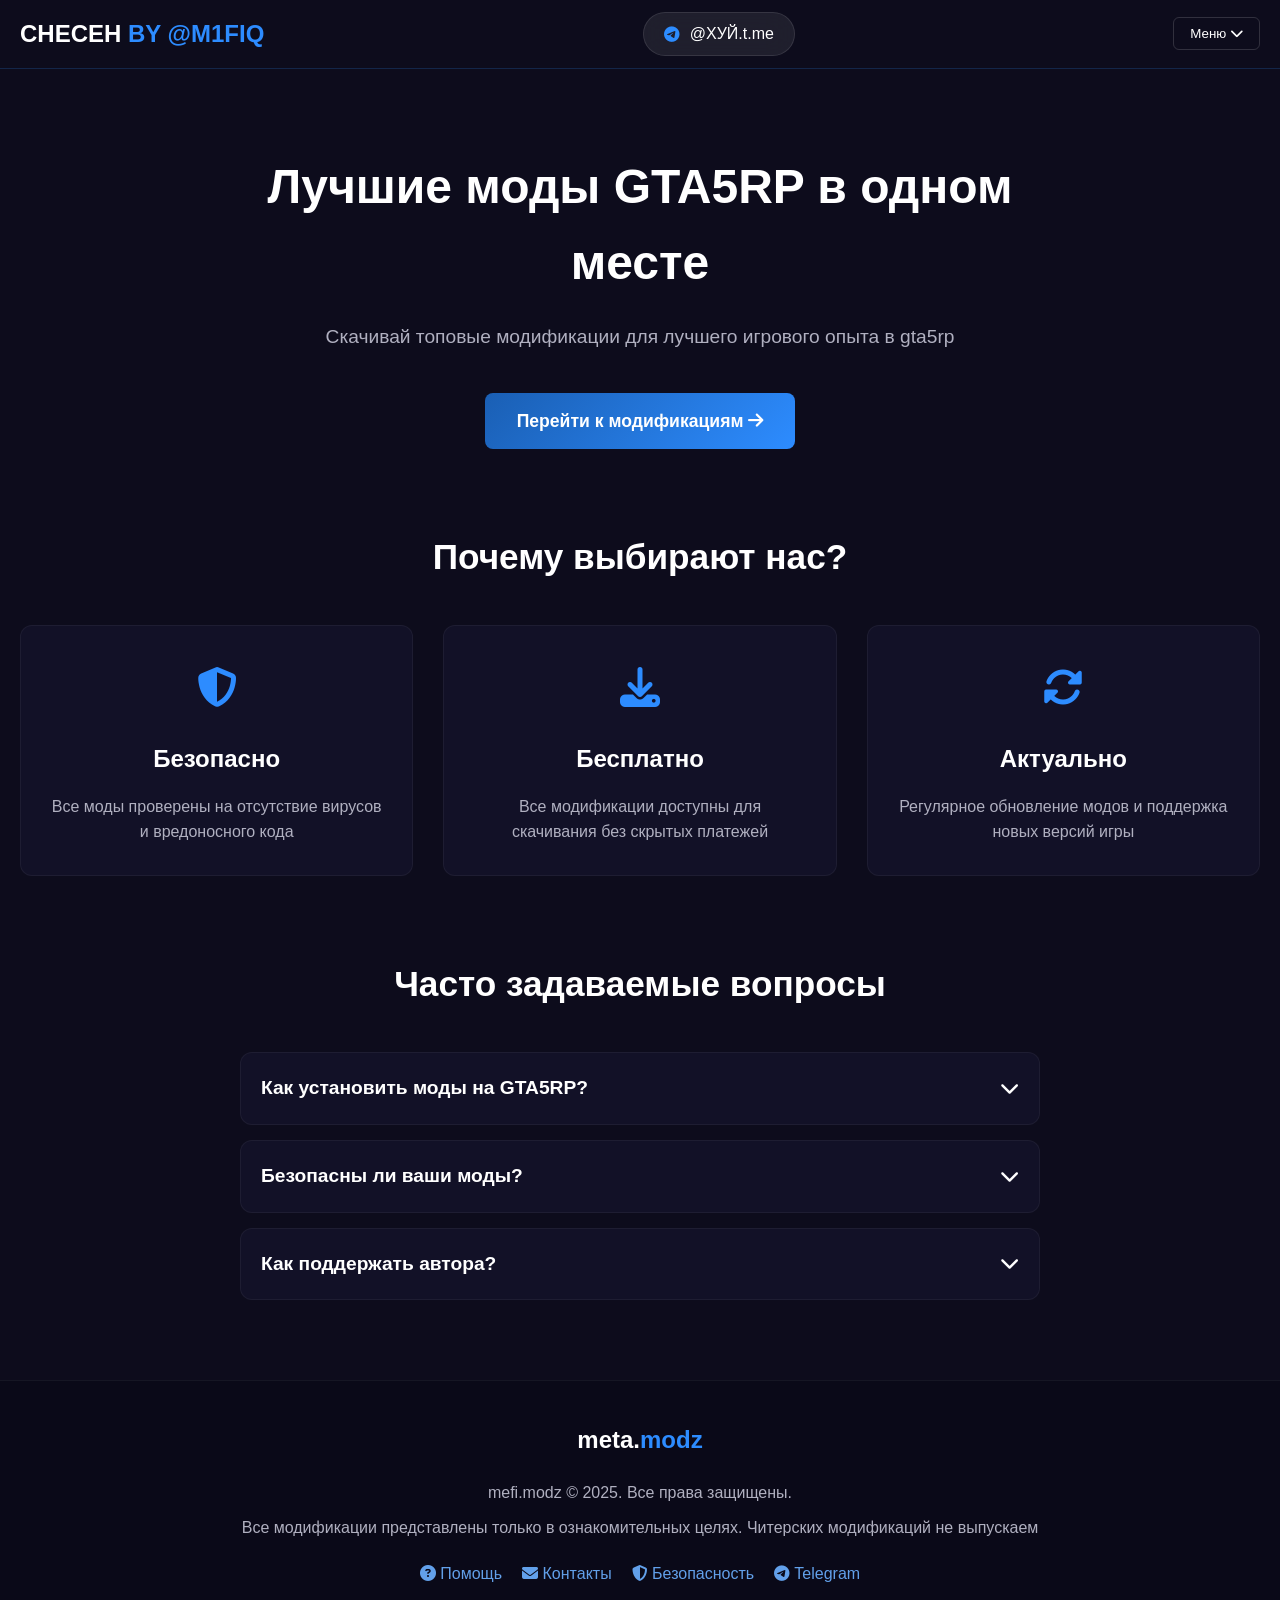
<file: index.html>
<!DOCTYPE html>
<html lang="ru">
<head>
    <meta charset="UTF-8">
    <meta name="viewport" content="width=device-width, initial-scale=1.0">
    <title>meta.modz - Лучшие моды для GTA5RP</title>
    <link rel="stylesheet" href="css/style.css">
    <link rel="stylesheet" href="https://cdnjs.cloudflare.com/ajax/libs/font-awesome/6.4.0/css/all.min.css">
</head>
<body>
    <!-- Шапка -->
    <header>
        <div class="container header-container">
            <div class="logo">
                СНЕСЕН <span>BY @M1FIQ</span>
            </div>
            
            <div class="tg-frame">
                <i class="fab fa-telegram tg-logo"></i>
                <a href="https://t.me/ctpnpyxa" target="_blank" class="tg-link">@ХУЙ.t.me</a>
            </div>
            
            <button class="menu-toggle" id="menu-toggle">
                <span class="menu-text">Меню</span>
                <i class="fas fa-chevron-down"></i>
            </button>
        </div>
    </header>

    <!-- Главный контент -->
    <main>
        <div class="container">
            <!-- Приветственная секция -->
            <section class="hero-section">
                <h1 class="hero-title">Лучшие моды GTA5RP в одном месте</h1>
                <p class="hero-subtitle">
                    Скачивай топовые модификации для лучшего игрового опыта в gta5rp
                </p>
                <a href="mods.html" class="btn btn-primary">
                    Перейти к модификациям <i class="fas fa-arrow-right"></i>
                </a>
            </section>

            <!-- Преимущества -->
            <section class="features-section">
                <h2 class="section-title">Почему выбирают нас?</h2>
                <div class="features-grid">
                    <div class="feature-card">
                        <div class="feature-icon">
                            <i class="fas fa-shield-alt"></i>
                        </div>
                        <h3>Безопасно</h3>
                        <p>Все моды проверены на отсутствие вирусов и вредоносного кода</p>
                    </div>
                    <div class="feature-card">
                        <div class="feature-icon">
                            <i class="fas fa-download"></i>
                        </div>
                        <h3>Бесплатно</h3>
                        <p>Все модификации доступны для скачивания без скрытых платежей</p>
                    </div>
                    <div class="feature-card">
                        <div class="feature-icon">
                            <i class="fas fa-sync-alt"></i>
                        </div>
                        <h3>Актуально</h3>
                        <p>Регулярное обновление модов и поддержка новых версий игры</p>
                    </div>
                </div>
            </section>

            <!-- FAQ -->
            <section class="faq-section">
                <h2 class="section-title">Часто задаваемые вопросы</h2>
                <div class="faq-container">
                    <div class="faq-item">
                        <div class="faq-question">
                            Как установить моды на GTA5RP?
                            <i class="fas fa-chevron-down faq-toggle"></i>
                        </div>
                        <div class="faq-answer">
                            <p>1. Скачайте архив с модом<br>
                            2. Перекиньте файлы в указанную директорию<br>
                            3. Запустите игру и наслаждайтесь модами</p>
                        </div>
                    </div>
                    
                    <div class="faq-item">
                        <div class="faq-question">
                            Безопасны ли ваши моды?
                            <i class="fas fa-chevron-down faq-toggle"></i>
                        </div>
                        <div class="faq-answer">
                            <p>Да, все моды проходят проверку на вирусы и совместимость. Мы тестируем каждый мод перед публикацией.</p>
                        </div>
                    </div>
                    
                    <div class="faq-item">
                        <div class="faq-question">
                            Как поддержать автора?
                            <i class="fas fa-chevron-down faq-toggle"></i>
                        </div>
                        <div class="faq-answer">
                            <p>Никак. Просто скачайте модификации ^-^</p>
                        </div>
                    </div>
                </div>
            </section>
        </div>
    </main>

    <!-- Подвал -->
    <footer>
        <div class="container">
            <div class="footer-content">
                <div class="logo">
                    meta.<span>modz</span>
                </div>
                <p>mefi.modz &copy; 2025. Все права защищены.</p>
                <p>Все модификации представлены только в ознакомительных целях. Читерских модификаций не выпускаем</p>
                <div class="footer-links">
                    <a href="#"><i class="fas fa-question-circle"></i> Помощь</a>
                    <a href="#"><i class="fas fa-envelope"></i> Контакты</a>
                    <a href="#"><i class="fas fa-shield-alt"></i> Безопасность</a>
                    <a href="https://t.me/poorvano" target="_blank"><i class="fab fa-telegram"></i> Telegram</a>
                </div>
            </div>
        </div>
    </footer>

    <script src="js/script.js"></script>
</body>
</html>
</file>
<file: css/style.css>
/* Общие стили */
* {
    margin: 0;
    padding: 0;
    box-sizing: border-box;
    font-family: 'Segoe UI', Tahoma, Geneva, Verdana, sans-serif;
}

:root {
    --primary-dark: #0D0C1C;
    --secondary-dark: #121127;
    --card-bg: #1A1A1A;
    --button-color: #51505E;
    --primary-blue: #1a5fb4;
    --secondary-blue: #2d8cff;
    --accent-blue: #62a0ea;
    --light-text: #ffffff;
    --dark-text: #b0b0c0;
}

body {
    background-color: var(--primary-dark);
    color: var(--light-text);
    line-height: 1.6;
    min-height: 100vh;
}

.container {
    max-width: 1400px;
    margin: 0 auto;
    padding: 0 20px;
}

/* Шапка */
header {
    background-color: #0D0C1C;
    padding: 12px 0;
    border-bottom: 1px solid rgba(45, 140, 255, 0.2);
    position: sticky;
    top: 0;
    z-index: 1000;
}

.header-container {
    display: flex;
    justify-content: space-between;
    align-items: center;
}

.logo {
    font-size: 1.5rem;
    font-weight: 700;
    color: var(--light-text);
}

.logo span {
    color: var(--secondary-blue);
}

.tg-frame {
    display: flex;
    align-items: center;
    background: rgba(255, 255, 255, 0.08);
    border: 1px solid rgba(255, 255, 255, 0.1);
    border-radius: 50px;
    padding: 8px 20px;
    backdrop-filter: blur(15px);
}

.tg-logo {
    color: var(--secondary-blue);
    margin-right: 10px;
}

.tg-link {
    color: var(--light-text);
    text-decoration: none;
    font-weight: 500;
}

.menu-toggle {
    background: none;
    border: 1px solid rgba(255, 255, 255, 0.15);
    border-radius: 6px;
    color: var(--light-text);
    padding: 8px 16px;
    cursor: pointer;
}

/* Главная страница */
.hero-section {
    text-align: center;
    padding: 80px 0;
    max-width: 800px;
    margin: 0 auto;
}

.hero-title {
    font-size: 3rem;
    margin-bottom: 20px;
    color: var(--light-text);
}

.hero-subtitle {
    font-size: 1.2rem;
    color: var(--dark-text);
    margin-bottom: 40px;
}

.btn {
    display: inline-block;
    padding: 14px 32px;
    border-radius: 8px;
    text-decoration: none;
    font-weight: 600;
    font-size: 1.1rem;
    cursor: pointer;
    transition: all 0.3s ease;
    border: none;
}

.btn-primary {
    background: linear-gradient(135deg, var(--primary-blue), var(--secondary-blue));
    color: white;
}

.btn-primary:hover {
    transform: translateY(-3px);
    box-shadow: 0 6px 20px rgba(45, 140, 255, 0.4);
}

.section-title {
    font-size: 2.2rem;
    margin-bottom: 40px;
    color: var(--light-text);
    text-align: center;
}

.features-grid {
    display: grid;
    grid-template-columns: repeat(auto-fit, minmax(300px, 1fr));
    gap: 30px;
    margin-bottom: 80px;
}

.feature-card {
    background-color: var(--secondary-dark);
    border-radius: 12px;
    padding: 30px;
    text-align: center;
    border: 1px solid rgba(255, 255, 255, 0.05);
}

.feature-icon {
    font-size: 2.5rem;
    color: var(--secondary-blue);
    margin-bottom: 20px;
}

.feature-card h3 {
    font-size: 1.5rem;
    margin-bottom: 15px;
    color: var(--light-text);
}

.feature-card p {
    color: var(--dark-text);
}

/* FAQ */
.faq-section {
    margin-bottom: 80px;
}

.faq-container {
    max-width: 800px;
    margin: 0 auto;
}

.faq-item {
    background-color: var(--secondary-dark);
    border-radius: 12px;
    margin-bottom: 15px;
    border: 1px solid rgba(255, 255, 255, 0.05);
    overflow: hidden;
}

.faq-question {
    padding: 20px;
    font-size: 1.2rem;
    font-weight: 600;
    cursor: pointer;
    display: flex;
    justify-content: space-between;
    align-items: center;
}

.faq-answer {
    padding: 0 20px;
    max-height: 0;
    overflow: hidden;
    transition: max-height 0.3s ease;
}

.faq-answer.active {
    padding: 20px;
    max-height: 300px;
}

/* Страница с модами */
.catalog-header {
    text-align: center;
    padding: 40px 0;
}

.catalog-title {
    font-size: 2.5rem;
    margin-bottom: 10px;
    color: var(--light-text);
}

.catalog-tagline {
    font-size: 1.2rem;
    color: var(--accent-blue);
    margin-bottom: 30px;
}

.search-section {
    margin-bottom: 40px;
}

.search-container {
    position: relative;
    max-width: 600px;
    margin: 0 auto;
}

.search-input {
    width: 100%;
    background-color: var(--secondary-dark);
    border: 1px solid rgba(255, 255, 255, 0.15);
    border-radius: 12px;
    padding: 15px 20px 15px 50px;
    color: var(--light-text);
    font-size: 1rem;
}

.search-icon {
    position: absolute;
    left: 20px;
    top: 50%;
    transform: translateY(-50%);
    color: var(--dark-text);
}

/* Категории */
.categories-grid {
    display: grid;
    grid-template-columns: repeat(auto-fill, minmax(150px, 1fr));
    gap: 20px;
    margin-bottom: 40px;
}

.category-card {
    background-color: var(--secondary-dark);
    border-radius: 10px;
    padding: 20px;
    text-align: center;
    cursor: pointer;
    transition: all 0.3s ease;
    border: 1px solid transparent;
}

.category-card:hover {
    border-color: var(--secondary-blue);
    transform: translateY(-5px);
}

.category-card.active {
    background-color: rgba(45, 140, 255, 0.1);
    border-color: var(--secondary-blue);
}

.category-icon {
    font-size: 2rem;
    margin-bottom: 15px;
    color: var(--accent-blue);
}

.category-name {
    font-weight: 500;
}

/* Моды */
.mods-grid {
    display: grid;
    grid-template-columns: repeat(auto-fill, minmax(250px, 1fr));
    gap: 30px;
    margin-bottom: 80px;
}

.mod-card {
    background-color: var(--card-bg);
    border-radius: 10px;
    overflow: hidden;
    transition: all 0.3s ease;
    border: 1px solid transparent;
}

.mod-card:hover {
    border-color: var(--secondary-blue);
    box-shadow: 0 10px 25px rgba(0, 0, 0, 0.4);
}

.mod-image {
    height: 200px;
    overflow: hidden;
}

.mod-image img {
    width: 100%;
    height: 100%;
    object-fit: cover;
}

.mod-info {
    padding: 20px;
    text-align: center;
}

.mod-info h3 {
    font-size: 1.2rem;
    margin-bottom: 15px;
    color: var(--light-text);
}

.btn-download {
    background-color: var(--button-color);
    color: white;
    padding: 10px 20px;
    border-radius: 6px;
    width: 100%;
    text-decoration: none;
    display: block;
}

.btn-download:hover {
    background-color: #626170;
}

/* Модальное окно */
.modal-overlay {
    position: fixed;
    top: 0;
    left: 0;
    width: 100%;
    height: 100%;
    background-color: rgba(0, 0, 0, 0.9);
    display: flex;
    justify-content: center;
    align-items: center;
    z-index: 2000;
    opacity: 0;
    visibility: hidden;
    transition: all 0.3s ease;
}

.modal-overlay.active {
    opacity: 1;
    visibility: visible;
}

.modal {
    background-color: var(--secondary-dark);
    width: 90%;
    max-width: 500px;
    border-radius: 12px;
    overflow: hidden;
    border: 1px solid rgba(45, 140, 255, 0.3);
}

.close-modal {
    position: absolute;
    top: 20px;
    right: 20px;
    background: rgba(0, 0, 0, 0.5);
    border: none;
    color: white;
    font-size: 1.8rem;
    width: 40px;
    height: 40px;
    border-radius: 50%;
    cursor: pointer;
}

.modal-image {
    height: 250px;
    overflow: hidden;
}

.modal-image img {
    width: 100%;
    height: 100%;
    object-fit: cover;
}

.modal-info {
    padding: 25px;
}

.modal-info h3 {
    font-size: 1.8rem;
    margin-bottom: 10px;
    color: var(--secondary-blue);
}

.modal-info p {
    color: var(--dark-text);
    margin-bottom: 20px;
}

.detail-item {
    display: flex;
    margin-bottom: 10px;
}

.detail-label {
    width: 100px;
    color: var(--accent-blue);
    font-weight: 600;
}

.modal-actions {
    margin-top: 25px;
    text-align: center;
}

/* Подвал */
footer {
    background-color: #0A0918;
    padding: 40px 0;
    border-top: 1px solid rgba(255, 255, 255, 0.05);
}

.footer-content {
    text-align: center;
}

.footer-content .logo {
    margin-bottom: 20px;
}

.footer-content p {
    color: var(--dark-text);
    margin-bottom: 10px;
}

.footer-links {
    display: flex;
    justify-content: center;
    gap: 20px;
    margin-top: 20px;
}

.footer-links a {
    color: var(--accent-blue);
    text-decoration: none;
}

.footer-links a:hover {
    color: var(--secondary-blue);
}

/* Адаптивность */
@media (max-width: 768px) {
    .hero-title {
        font-size: 2.2rem;
    }
    
    .section-title {
        font-size: 1.8rem;
    }
    
    .categories-grid {
        grid-template-columns: repeat(2, 1fr);
    }
    
    .mods-grid {
        grid-template-columns: repeat(2, 1fr);
    }
}

@media (max-width: 480px) {
    .mods-grid {
        grid-template-columns: 1fr;
    }
    
    .features-grid {
        grid-template-columns: 1fr;
    }
}

/* Уменьшение изображений и стиль для кликабельных картинок */
.mod-image {
    height: 180px; /* Уменьшили высоту */
    overflow: hidden;
    position: relative;
    cursor: pointer;
    border-radius: 8px 8px 0 0;
}

.mod-image img {
    width: 100%;
    height: 100%;
    object-fit: cover;
    transition: transform 0.3s ease;
}

.mod-image:hover img {
    transform: scale(1.05);
}

/* Эффект наложения при наведении на картинку */
.image-overlay {
    position: absolute;
    top: 0;
    left: 0;
    right: 0;
    bottom: 0;
    background: rgba(0, 0, 0, 0.7);
    display: flex;
    flex-direction: column;
    justify-content: center;
    align-items: center;
    opacity: 0;
    transition: opacity 0.3s ease;
    color: white;
    font-size: 0.9rem;
}

.image-overlay i {
    font-size: 1.5rem;
    margin-bottom: 8px;
}

.mod-image:hover .image-overlay {
    opacity: 1;
}

/* Стиль для модального окна */
.modal-image {
    height: 300px;
    overflow: hidden;
    border-radius: 8px;
}

.modal-image img {
    width: 100%;
    height: 100%;
    object-fit: cover;
}

/* Адаптивность */
@media (max-width: 768px) {
    .mod-image {
        height: 150px;
    }
}
</file>
